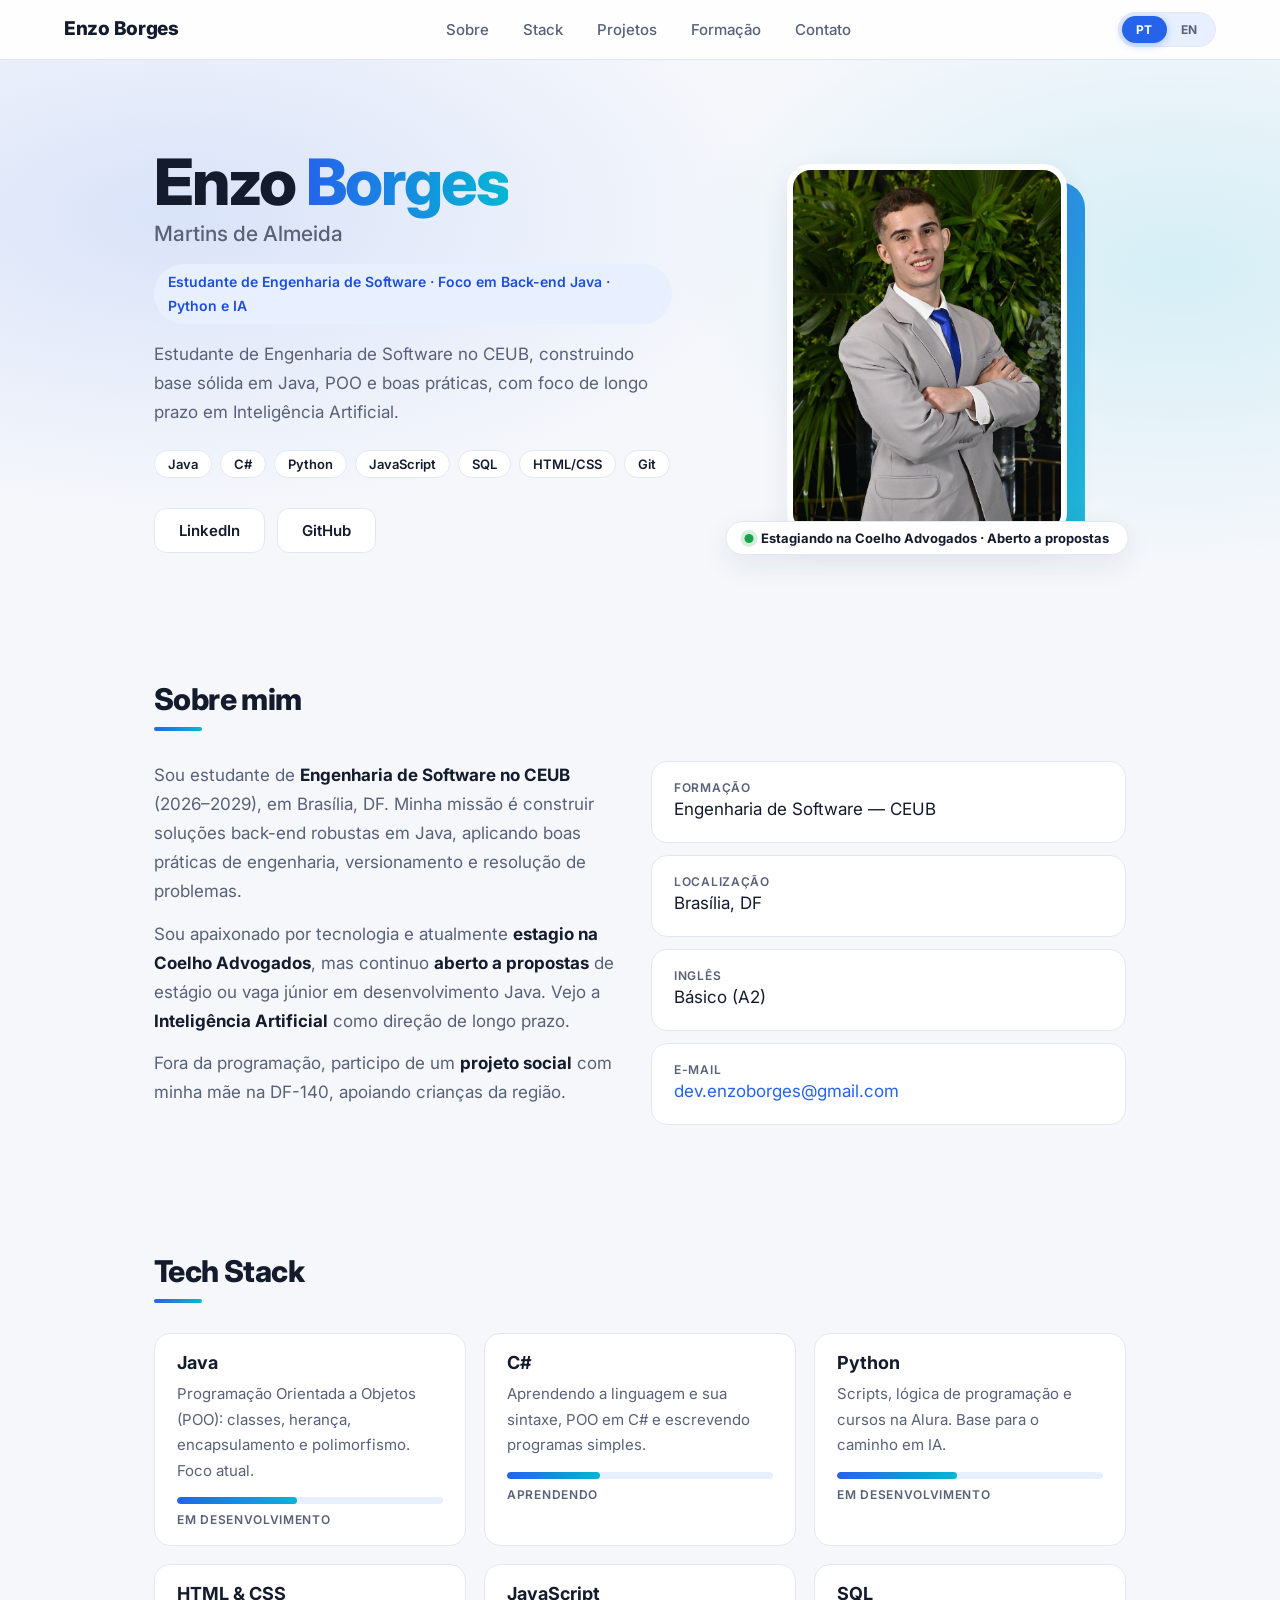
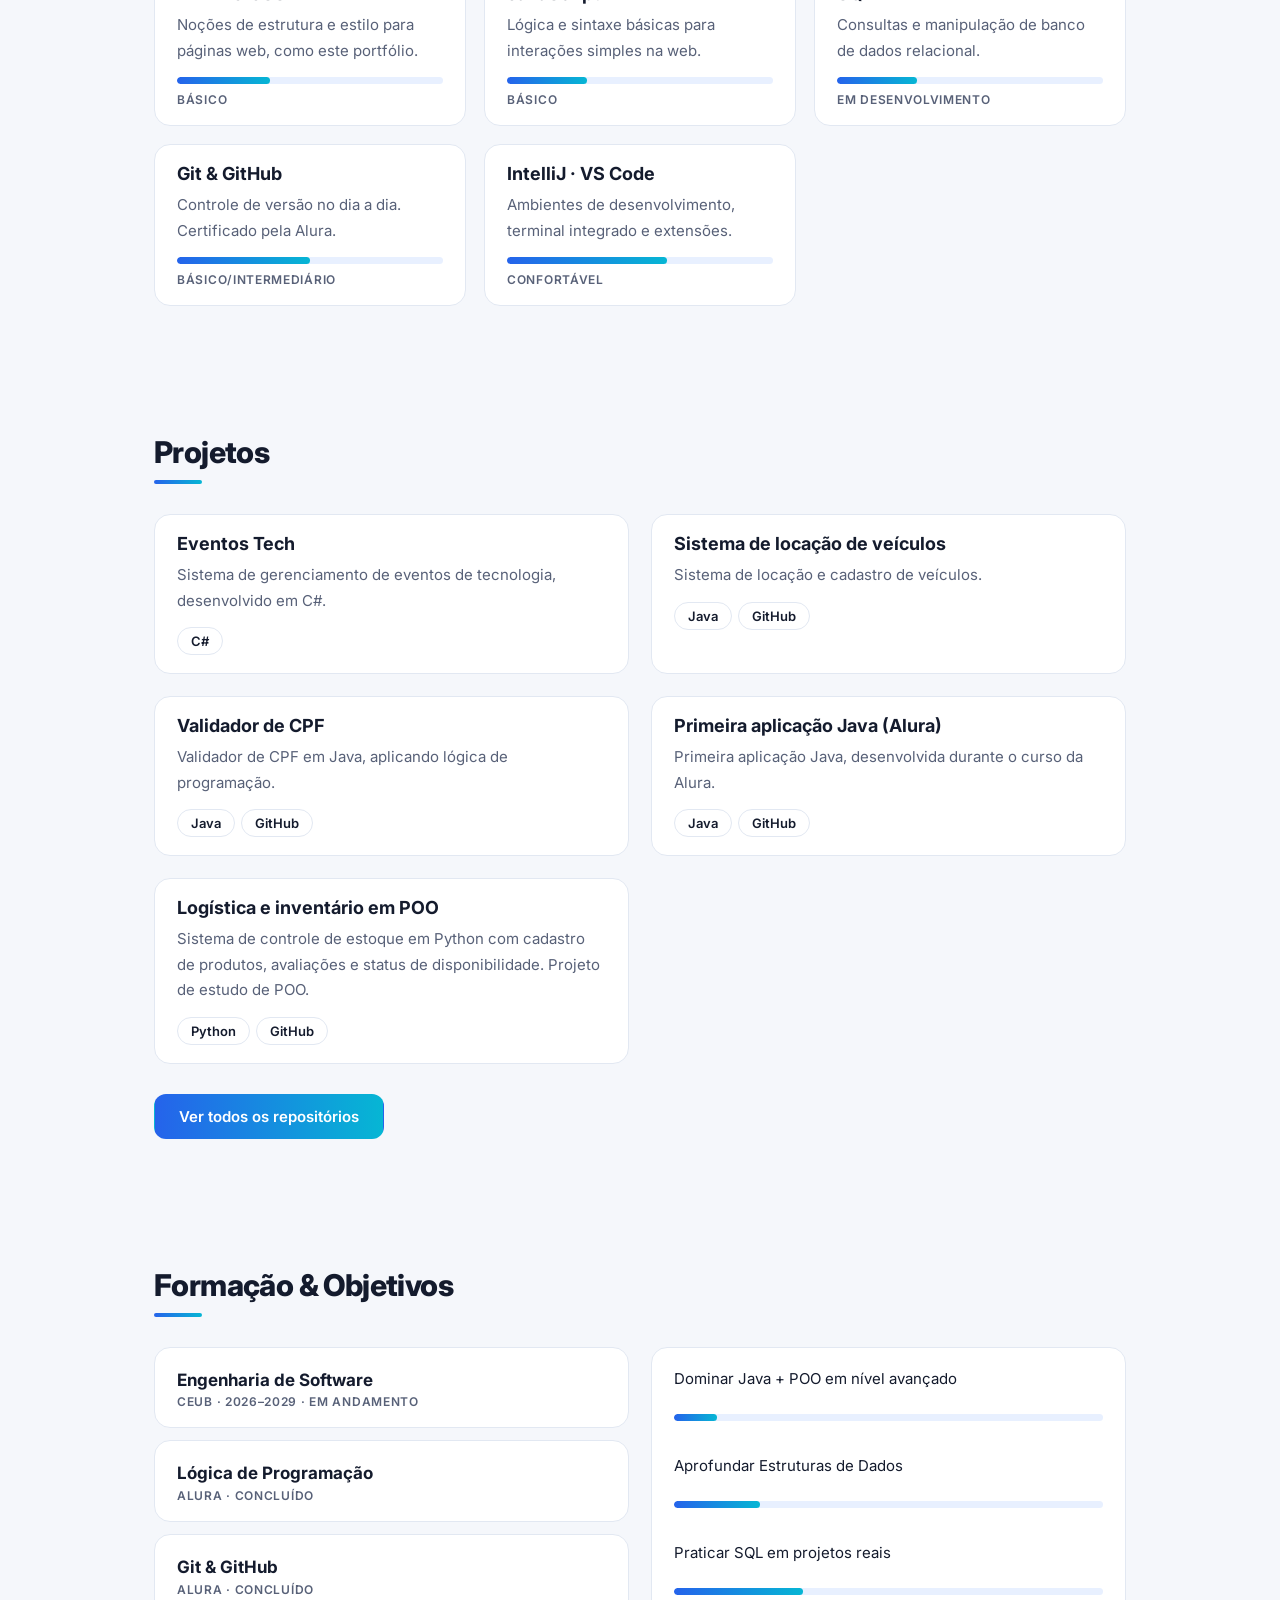
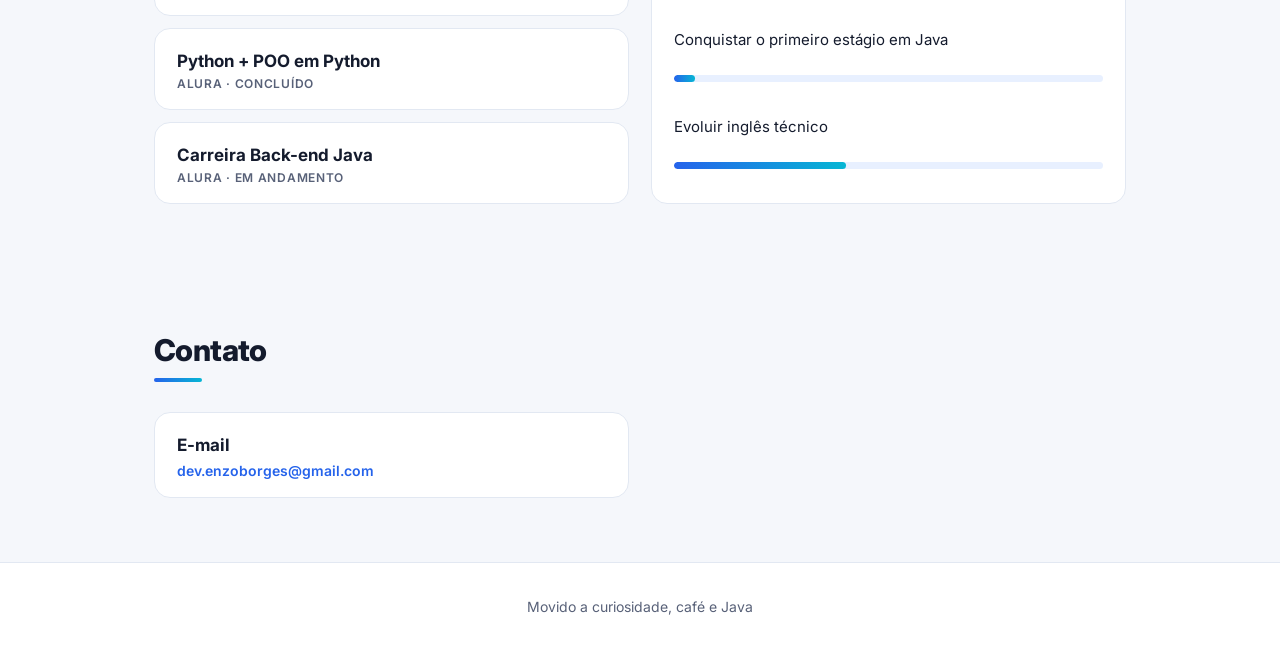
<file: index.html>
<!DOCTYPE html>
<html lang="pt-BR">
<head>
<meta charset="UTF-8"/>
<meta name="viewport" content="width=device-width, initial-scale=1.0"/>
<title>Enzo Borges — Portfólio</title>
<meta name="description" content="Estudante de Engenharia de Software · Java Back-end · Python e IA"/>
<link href="https://fonts.googleapis.com/css2?family=Inter:wght@400;500;600;700;800&display=swap" rel="stylesheet"/>
<link rel="stylesheet" href="style.css"/>
</head>
<body>
<nav>
  <span class="logo">Enzo Borges</span>
  <ul>
    <li><a href="#sobre" data-i18n="nav_about">Sobre</a></li>
    <li><a href="#stack" data-i18n="nav_stack">Stack</a></li>
    <li><a href="#projetos" data-i18n="nav_projects">Projetos</a></li>
    <li><a href="#formacao" data-i18n="nav_edu">Formação</a></li>
    <li><a href="#contato" data-i18n="nav_contact">Contato</a></li>
  </ul>
  <button id="langBtn" class="lang" type="button" aria-label="Trocar idioma / Switch language">
    <span data-lang="pt" class="on">PT</span><span data-lang="en">EN</span>
  </button>
</nav>

<header class="hero">
  <div class="hero-text">
    <h1>Enzo <span>Borges</span></h1>
    <p class="sub">Martins de Almeida</p>
    <p class="role" data-i18n="role">Estudante de Engenharia de Software · Foco em Back-end Java · Python e IA </p>
    <p class="desc" data-i18n="hero_desc">Estudante de Engenharia de Software no CEUB, construindo base sólida em Java, POO e boas práticas, com foco de longo prazo em Inteligência Artificial.</p>
    <div class="chips">
      <span>Java</span><span>C#</span><span>Python</span><span>JavaScript</span><span>SQL</span><span>HTML/CSS</span><span>Git</span>
    </div>
    <div class="btns">
    
      <a class="btn" href="https://www.linkedin.com/in/enzo-borges-martins-de-almeida-7a54973b6/" target="_blank" rel="noopener">LinkedIn</a>
      <a class="btn" href="https://github.com/devenzoborges" target="_blank" rel="noopener">GitHub</a>
    </div>
  </div>
  <div class="photo">
    <div class="frame"><img src="img/fotominha.jpeg" alt="Enzo Borges"/></div>
    <span class="status"><i></i><b data-i18n="status">Estagiando na Coelho Advogados · Aberto a propostas</b></span>
  </div>
</header>

<main>
<section id="sobre">
  <h2 data-i18n="about_title">Sobre mim</h2>
  <div class="grid2">
    <div class="text">
      <p data-i18n="about_1">Sou estudante de <strong>Engenharia de Software no CEUB</strong> (2026–2029), em Brasília, DF. Minha missão é construir soluções back-end robustas em Java, aplicando boas práticas de engenharia, versionamento e resolução de problemas.</p>
      <p data-i18n="about_2">Sou apaixonado por tecnologia e atualmente <strong>estagio na Coelho Advogados</strong>, mas continuo <strong>aberto a propostas</strong> de estágio ou vaga júnior em desenvolvimento Java. Vejo a <strong>Inteligência Artificial</strong> como direção de longo prazo.</p>
      <p data-i18n="about_3">Fora da programação, participo de um <strong>projeto social</strong> com minha mãe na DF-140, apoiando crianças da região.</p>
    </div>
    <ul class="info">
      <li><small data-i18n="l_edu">Formação</small>Engenharia de Software — CEUB</li>
      <li><small data-i18n="l_loc">Localização</small>Brasília, DF</li>
      <li><small data-i18n="l_eng">Inglês</small><span data-i18n="eng">Básico (A2)</span></li>
      <li><small>E-mail</small><a href="mailto:dev.enzoborges@gmail.com">dev.enzoborges@gmail.com</a></li>
    </ul>
  </div>
</section>

<section id="stack">
  <h2 data-i18n="stack_title">Tech Stack</h2>
  <div class="skills">
    <div class="sk"><h3>Java</h3><p data-i18n="sk_java">Programação Orientada a Objetos (POO): classes, herança, encapsulamento e polimorfismo. Foco atual.</p><div class="bar"><i style="--w:45%"></i></div><small data-i18n="lv_dev">em desenvolvimento</small></div>
    <div class="sk"><h3>C#</h3><p data-i18n="sk_cs">Aprendendo a linguagem e sua sintaxe, POO em C# e escrevendo programas simples.</p><div class="bar"><i style="--w:35%"></i></div><small data-i18n="lv_learn">aprendendo</small></div>
    <div class="sk"><h3>Python</h3><p data-i18n="sk_py">Scripts, lógica de programação e cursos na Alura. Base para o caminho em IA.</p><div class="bar"><i style="--w:45%"></i></div><small data-i18n="lv_dev">em desenvolvimento</small></div>
    <div class="sk"><h3>HTML &amp; CSS</h3><p data-i18n="sk_web">Noções de estrutura e estilo para páginas web, como este portfólio.</p><div class="bar"><i style="--w:35%"></i></div><small data-i18n="lv_basic">básico</small></div>
    <div class="sk"><h3>JavaScript</h3><p data-i18n="sk_js">Lógica e sintaxe básicas para interações simples na web.</p><div class="bar"><i style="--w:30%"></i></div><small data-i18n="lv_basic">básico</small></div>
    <div class="sk"><h3>SQL</h3><p data-i18n="sk_sql">Consultas e manipulação de banco de dados relacional.</p><div class="bar"><i style="--w:30%"></i></div><small data-i18n="lv_dev">em desenvolvimento</small></div>
    <div class="sk"><h3>Git &amp; GitHub</h3><p data-i18n="sk_git">Controle de versão no dia a dia. Certificado pela Alura.</p><div class="bar"><i style="--w:50%"></i></div><small data-i18n="lv_mid">básico/intermediário</small></div>
    <div class="sk"><h3>IntelliJ · VS Code</h3><p data-i18n="sk_ide">Ambientes de desenvolvimento, terminal integrado e extensões.</p><div class="bar"><i style="--w:60%"></i></div><small data-i18n="lv_comf">confortável</small></div>
  </div>
</section>

<section id="projetos">
  <h2 data-i18n="proj_title">Projetos</h2>
  <div class="grid2">
    <article class="card"><h3>Eventos Tech</h3><p data-i18n="r6_d">Sistema de gerenciamento de eventos de tecnologia, desenvolvido em C#.</p><div class="tags"><span>C#</span></div></article>
    <article class="card"><h3><a href="https://github.com/devenzoborges/sistemadelocacaodeveiculos" target="_blank" rel="noopener" data-i18n="r1_t">Sistema de locação de veículos</a></h3><p data-i18n="r1_d">Sistema de locação e cadastro de veículos.</p><div class="tags"><span>Java</span><span>GitHub</span></div></article>
    <article class="card"><h3><a href="https://github.com/devenzoborges/validadordecpf" target="_blank" rel="noopener" data-i18n="r3_t">Validador de CPF</a></h3><p data-i18n="r3_d">Validador de CPF em Java, aplicando lógica de programação.</p><div class="tags"><span>Java</span><span>GitHub</span></div></article>
    <article class="card"><h3><a href="https://github.com/devenzoborges/primeiraaplicacaojavacomaalura" target="_blank" rel="noopener" data-i18n="r4_t">Primeira aplicação Java (Alura)</a></h3><p data-i18n="r4_d">Primeira aplicação Java, desenvolvida durante o curso da Alura.</p><div class="tags"><span>Java</span><span>GitHub</span></div></article>
    <article class="card"><h3><a href="https://github.com/devenzoborges/sistemadelogisticaeinventarioemPOO" target="_blank" rel="noopener" data-i18n="r5_t">Logística e inventário em POO</a></h3><p data-i18n="r5_d">Sistema de controle de estoque em Python com cadastro de produtos, avaliações e status de disponibilidade. Projeto de estudo de POO.</p><div class="tags"><span>Python</span><span>GitHub</span></div></article>
  </div>
  <a class="btn main" href="https://github.com/devenzoborges?tab=repositories" target="_blank" rel="noopener" data-i18n="repos">Ver todos os repositórios</a>
</section>

<section id="formacao">
  <h2 data-i18n="edu_title">Formação &amp; Objetivos</h2>
  <div class="grid2">
    <ul class="cert">
      <li><b data-i18n="c1">Engenharia de Software</b><small>CEUB · 2026–2029 · <span data-i18n="ongoing">em andamento</span></small></li>
      <li><b data-i18n="c2">Lógica de Programação</b><small>Alura · <span data-i18n="done">concluído</span></small></li>
      <li><b>Git &amp; GitHub</b><small>Alura · <span data-i18n="done">concluído</span></small></li>
      <li><b>Python + POO em Python</b><small>Alura · <span data-i18n="done">concluído</span></small></li>
      <li><b data-i18n="c5">Carreira Back-end Java</b><small>Alura · <span data-i18n="ongoing">em andamento</span></small></li>
    </ul>
    <div class="goals">
      <p class="goal"><span data-i18n="g1">Dominar Java + POO em nível avançado</span><span class="bar"><i style="--w:10%"></i></span></p>
      <p class="goal"><span data-i18n="g2">Aprofundar Estruturas de Dados</span><span class="bar"><i style="--w:20%"></i></span></p>
      <p class="goal"><span data-i18n="g3">Praticar SQL em projetos reais</span><span class="bar"><i style="--w:30%"></i></span></p>
      <p class="goal"><span data-i18n="g4">Conquistar o primeiro estágio em Java</span><span class="bar"><i style="--w:5%"></i></span></p>
      <p class="goal"><span data-i18n="g5">Evoluir inglês técnico</span><span class="bar"><i style="--w:40%"></i></span></p>
    </div>
  </div>
</section>

<section id="contato">
  <h2 data-i18n="contact_title">Contato</h2>
  <div class="grid2 links">
    <a href="mailto:dev.enzoborges@gmail.com">E-mail<span>dev.enzoborges@gmail.com</span></a>
  </div>
</section>
</main>

<footer>
  <p data-i18n="foot">Movido a curiosidade, café e Java</p>
</footer>

<script src="node.js"></script>
</body>
</html>
</file>
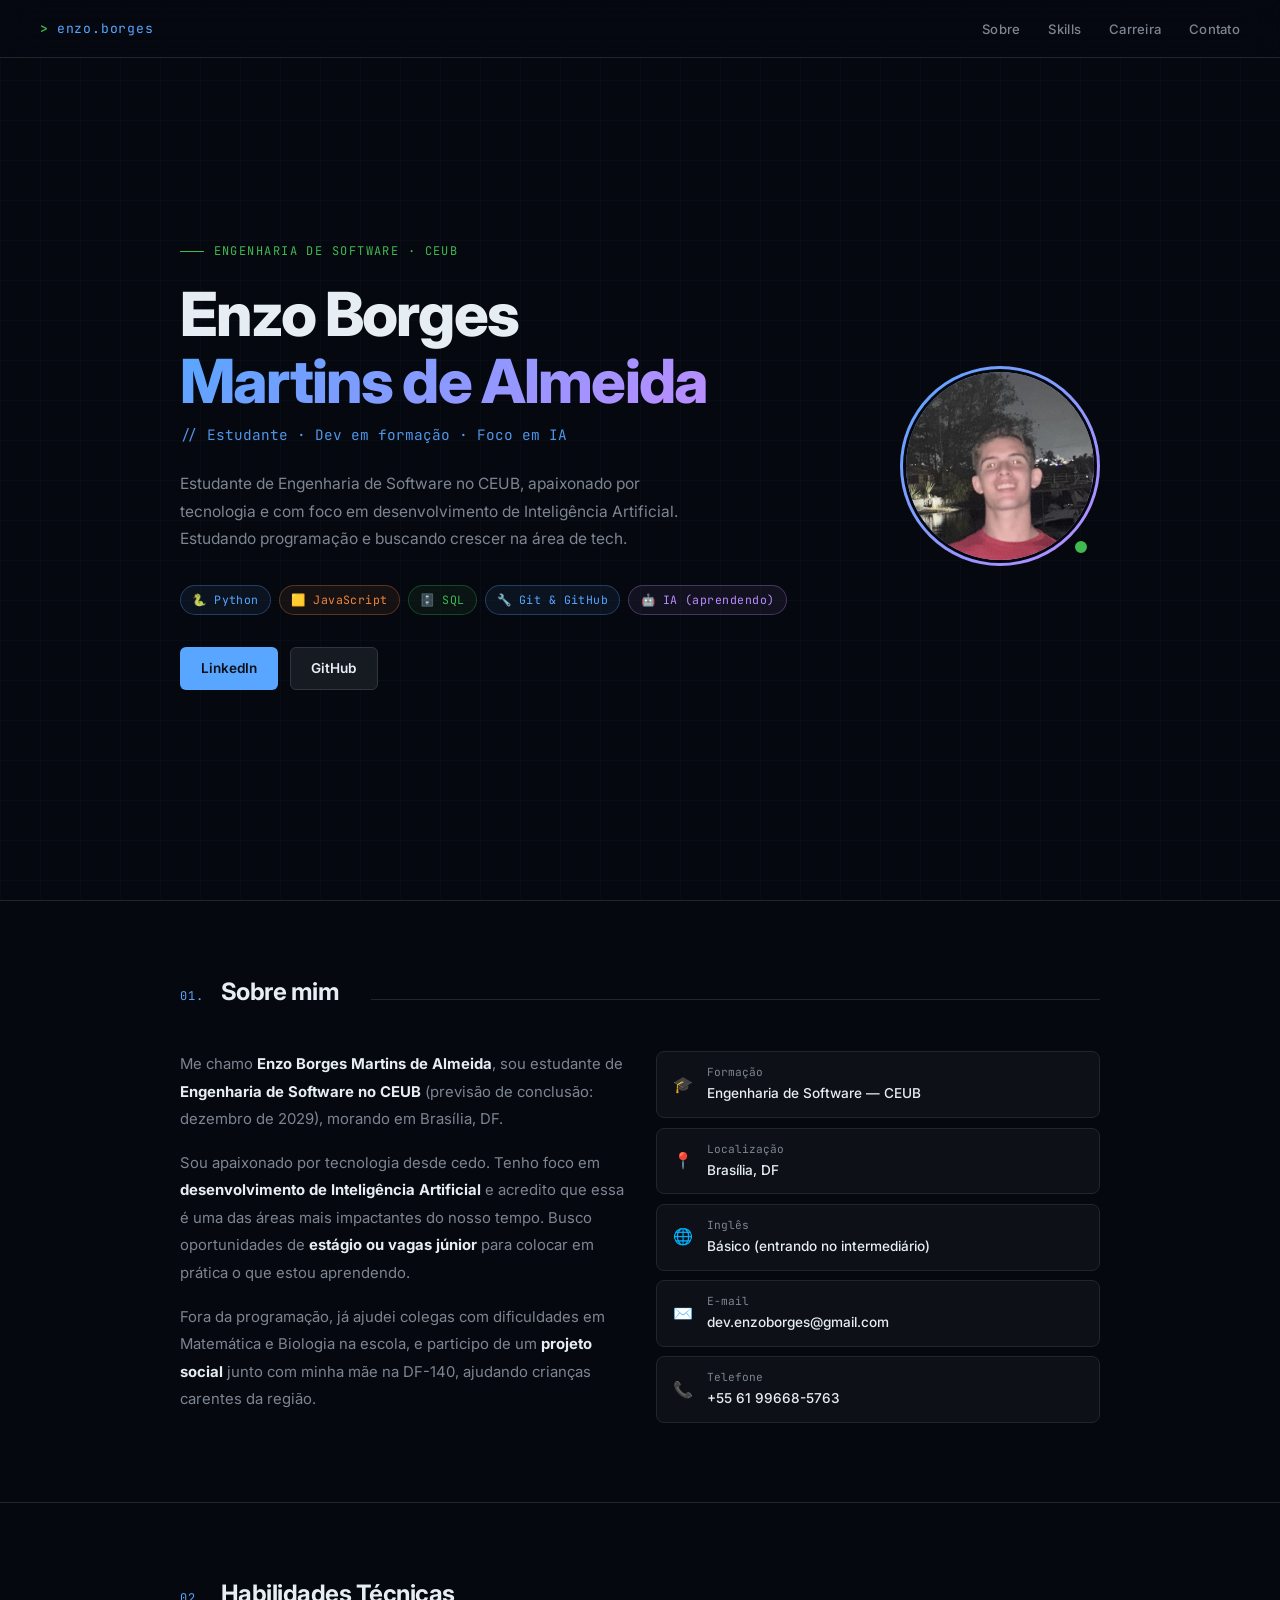
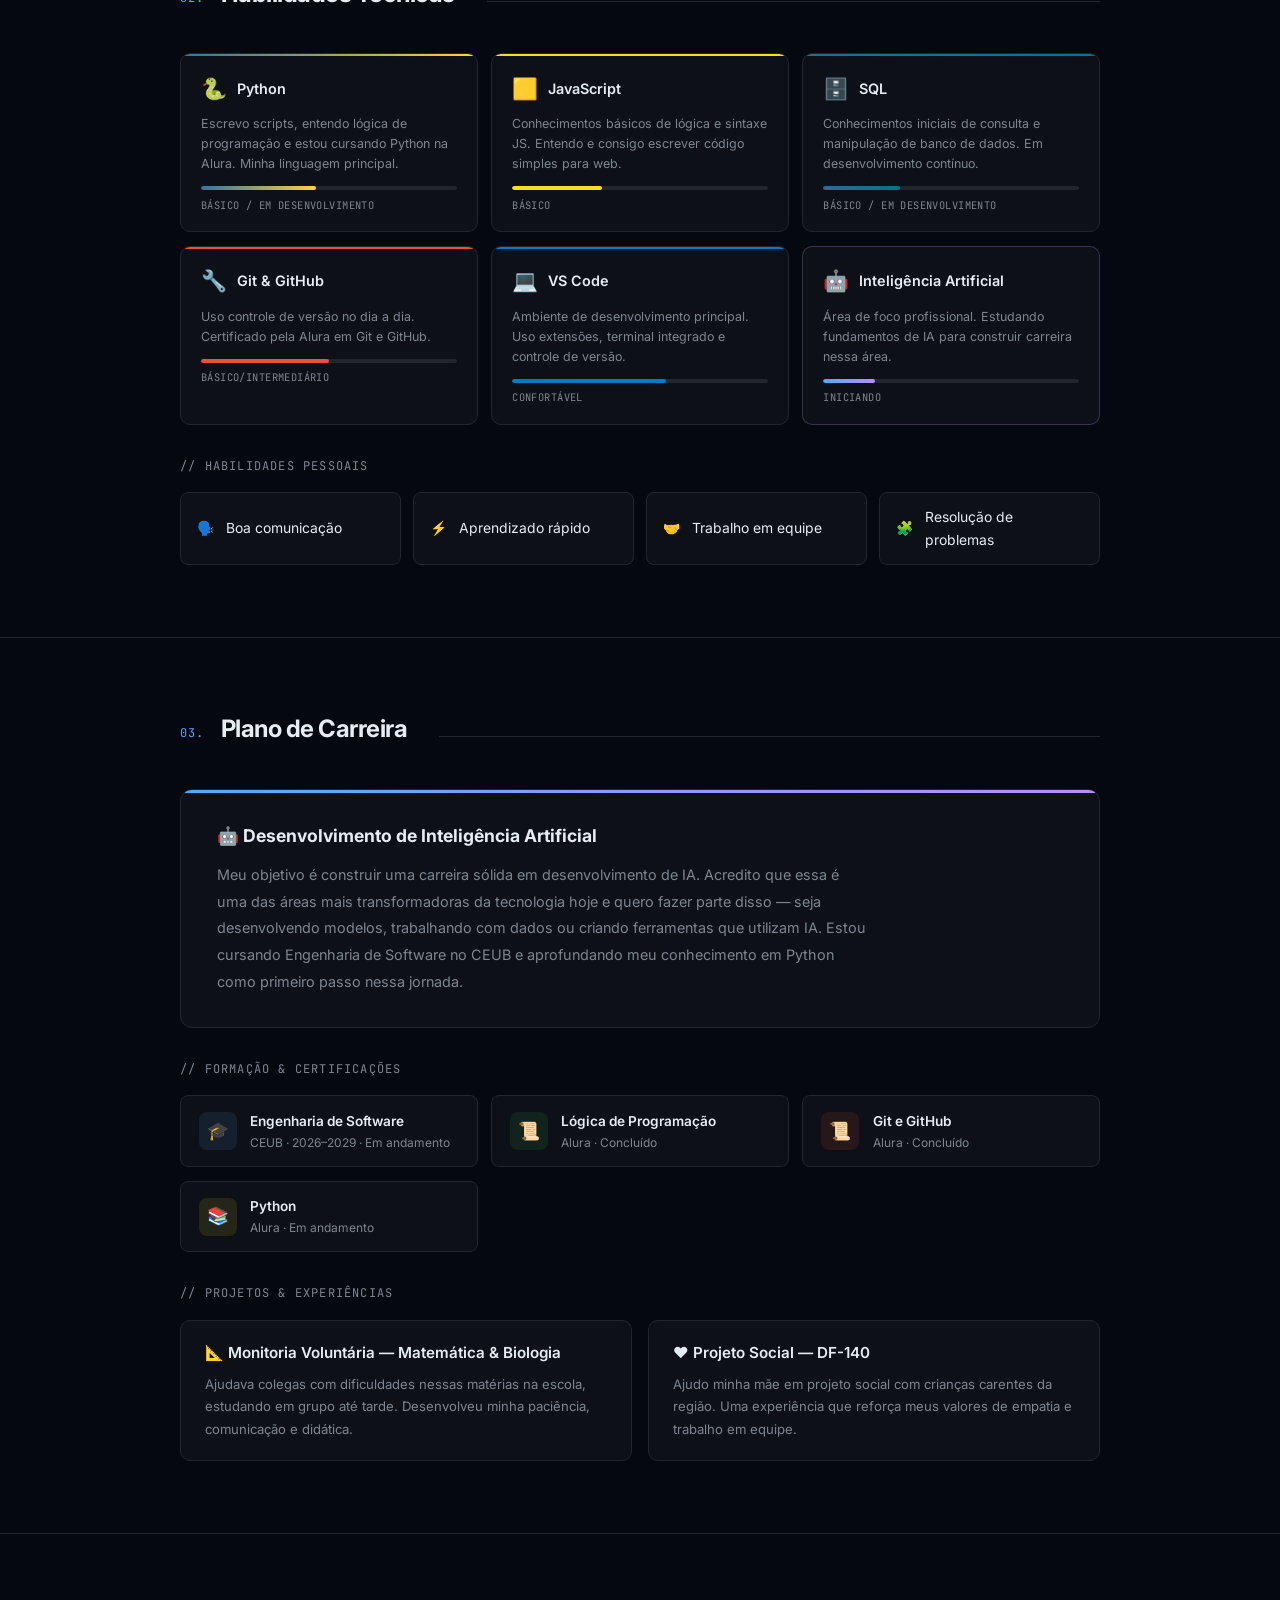
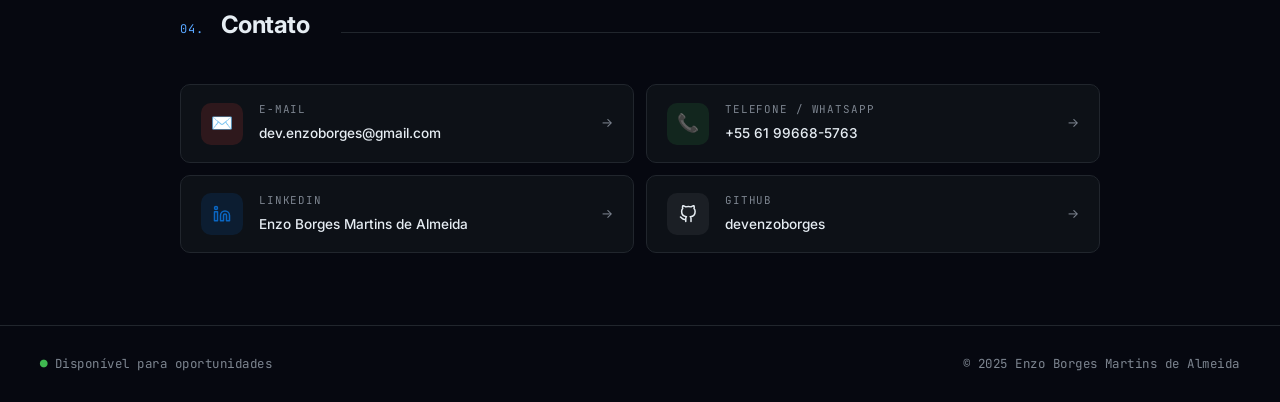
<file: index (1).html>
<!DOCTYPE html>
<html lang="pt-BR">
<head>
  <meta charset="UTF-8"/>
  <meta name="viewport" content="width=device-width, initial-scale=1.0"/>
  <title>Enzo Borges — Portfólio</title>
  <link href="https://fonts.googleapis.com/css2?family=Inter:wght@300;400;500;600;700;800&family=JetBrains+Mono:wght@400;500;600&display=swap" rel="stylesheet"/>
  <style>
    *, *::before, *::after { box-sizing: border-box; margin: 0; padding: 0; }

    :root {
      --bg: #060810;
      --surface: #0d1117;
      --surface2: #161b22;
      --border: #21262d;
      --border2: #30363d;
      --text: #e6edf3;
      --muted: #7d8590;
      --muted2: #484f58;
      --accent: #58a6ff;
      --accent2: #bc8cff;
      --green: #3fb950;
      --orange: #f0883e;
      --red: #f85149;
    }

    html { scroll-behavior: smooth; }

    body {
      background: var(--bg);
      color: var(--text);
      font-family: 'Inter', sans-serif;
      min-height: 100vh;
      line-height: 1.6;
      overflow-x: hidden;
    }

    /* ── GRID BG ── */
    body::before {
      content: '';
      position: fixed;
      inset: 0;
      background-image:
        linear-gradient(rgba(88,166,255,0.03) 1px, transparent 1px),
        linear-gradient(90deg, rgba(88,166,255,0.03) 1px, transparent 1px);
      background-size: 40px 40px;
      pointer-events: none;
      z-index: 0;
    }

    /* ── NAV ── */
    nav {
      position: fixed;
      top: 0; left: 0; right: 0;
      z-index: 200;
      background: rgba(6,8,16,0.88);
      backdrop-filter: blur(16px);
      border-bottom: 1px solid var(--border);
      height: 58px;
      display: flex;
      align-items: center;
      justify-content: space-between;
      padding: 0 2.5rem;
    }
    .nav-logo {
      font-family: 'JetBrains Mono', monospace;
      font-size: 0.82rem;
      color: var(--accent);
      letter-spacing: 0.06em;
      display: flex;
      align-items: center;
      gap: 0.5rem;
    }
    .nav-logo::before {
      content: '>';
      color: var(--green);
      font-weight: 600;
    }
    .nav-links { display: flex; gap: 1.75rem; list-style: none; }
    .nav-links a {
      color: var(--muted);
      text-decoration: none;
      font-size: 0.82rem;
      font-weight: 500;
      letter-spacing: 0.02em;
      transition: color 0.2s;
    }
    .nav-links a:hover { color: var(--text); }

    /* ── HERO ── */
    .hero {
      position: relative;
      z-index: 1;
      min-height: 100vh;
      display: flex;
      align-items: center;
      padding: 6rem 2.5rem 4rem;
      max-width: 1000px;
      margin: 0 auto;
    }
    .hero-inner {
      display: grid;
      grid-template-columns: 1fr auto;
      gap: 4rem;
      align-items: center;
      width: 100%;
    }
    .hero-tag {
      font-family: 'JetBrains Mono', monospace;
      font-size: 0.75rem;
      color: var(--green);
      letter-spacing: 0.12em;
      text-transform: uppercase;
      margin-bottom: 1.25rem;
      display: flex;
      align-items: center;
      gap: 0.6rem;
    }
    .hero-tag::before {
      content: '';
      width: 24px; height: 1px;
      background: var(--green);
      display: inline-block;
    }
    .hero h1 {
      font-size: clamp(2.2rem, 5vw, 3.8rem);
      font-weight: 800;
      line-height: 1.1;
      letter-spacing: -0.03em;
      margin-bottom: 0.5rem;
    }
    .hero h1 .first { color: var(--text); }
    .hero h1 .last {
      background: linear-gradient(135deg, var(--accent), var(--accent2));
      -webkit-background-clip: text;
      -webkit-text-fill-color: transparent;
      background-clip: text;
    }
    .hero-role {
      font-family: 'JetBrains Mono', monospace;
      font-size: 0.9rem;
      color: var(--accent);
      margin-bottom: 1.5rem;
      opacity: 0.9;
    }
    .hero-desc {
      font-size: 0.97rem;
      color: var(--muted);
      max-width: 500px;
      margin-bottom: 2rem;
      line-height: 1.8;
    }
    .hero-badges {
      display: flex;
      flex-wrap: wrap;
      gap: 0.5rem;
      margin-bottom: 2rem;
    }
    .badge {
      display: inline-flex;
      align-items: center;
      gap: 0.35rem;
      font-family: 'JetBrains Mono', monospace;
      font-size: 0.72rem;
      padding: 0.3rem 0.7rem;
      border-radius: 20px;
      border: 1px solid;
      letter-spacing: 0.04em;
    }
    .badge-blue { border-color: rgba(88,166,255,0.3); color: var(--accent); background: rgba(88,166,255,0.07); }
    .badge-purple { border-color: rgba(188,140,255,0.3); color: var(--accent2); background: rgba(188,140,255,0.07); }
    .badge-green { border-color: rgba(63,185,80,0.3); color: var(--green); background: rgba(63,185,80,0.07); }
    .badge-orange { border-color: rgba(240,136,62,0.3); color: var(--orange); background: rgba(240,136,62,0.07); }

    .hero-buttons { display: flex; gap: 0.75rem; flex-wrap: wrap; }
    .btn {
      display: inline-flex;
      align-items: center;
      gap: 0.5rem;
      padding: 0.6rem 1.3rem;
      border-radius: 6px;
      font-size: 0.85rem;
      font-weight: 600;
      text-decoration: none;
      transition: all 0.2s;
      cursor: pointer;
      border: none;
    }
    .btn-primary { background: var(--accent); color: #0d1117; }
    .btn-primary:hover { background: #79b8ff; transform: translateY(-1px); }
    .btn-ghost { background: var(--surface2); color: var(--text); border: 1px solid var(--border2); }
    .btn-ghost:hover { border-color: var(--muted); background: #1c2128; transform: translateY(-1px); }
    .btn-cv { background: transparent; color: var(--green); border: 1px solid rgba(63,185,80,0.4); }
    .btn-cv:hover { background: rgba(63,185,80,0.08); transform: translateY(-1px); }

    /* ── PHOTO ── */
    .hero-photo-wrap {
      position: relative;
      flex-shrink: 0;
    }
    .hero-photo-frame {
      width: 200px;
      height: 200px;
      border-radius: 50%;
      padding: 3px;
      background: linear-gradient(135deg, var(--accent), var(--accent2));
    }
    .hero-photo-inner {
      width: 100%;
      height: 100%;
      border-radius: 50%;
      overflow: hidden;
      border: 3px solid var(--bg);
    }
    .hero-photo-inner img {
      width: 100%;
      height: 100%;
      object-fit: cover;
      object-position: center top;
    }
    .status-dot {
      position: absolute;
      bottom: 10px; right: 10px;
      width: 18px; height: 18px;
      background: var(--green);
      border-radius: 50%;
      border: 3px solid var(--bg);
      animation: pulse 2s infinite;
    }
    @keyframes pulse {
      0%, 100% { box-shadow: 0 0 0 0 rgba(63,185,80,0.4); }
      50% { box-shadow: 0 0 0 6px rgba(63,185,80,0); }
    }

    /* ── SECTIONS ── */
    .section-wrap {
      position: relative;
      z-index: 1;
    }
    section {
      padding: 4.5rem 2.5rem;
      max-width: 1000px;
      margin: 0 auto;
    }
    .section-header {
      display: flex;
      align-items: baseline;
      gap: 1rem;
      margin-bottom: 2.5rem;
    }
    .section-num {
      font-family: 'JetBrains Mono', monospace;
      font-size: 0.75rem;
      color: var(--accent);
      letter-spacing: 0.1em;
    }
    .section-title {
      font-size: 1.5rem;
      font-weight: 700;
      letter-spacing: -0.02em;
    }
    .section-line {
      flex: 1;
      height: 1px;
      background: var(--border);
      margin-left: 1rem;
    }
    .divider { border: none; border-top: 1px solid var(--border); }

    /* ── ABOUT ── */
    .about-grid {
      display: grid;
      grid-template-columns: 1fr 1fr;
      gap: 2rem;
    }
    .about-text p {
      color: var(--muted);
      font-size: 0.93rem;
      line-height: 1.85;
      margin-bottom: 1rem;
    }
    .about-text p strong { color: var(--text); }
    .info-cards { display: flex; flex-direction: column; gap: 0.6rem; }
    .info-card {
      display: flex;
      align-items: center;
      gap: 0.85rem;
      padding: 0.75rem 1rem;
      background: var(--surface);
      border: 1px solid var(--border);
      border-radius: 8px;
      font-size: 0.87rem;
      text-decoration: none;
      color: var(--text);
      transition: all 0.2s;
    }
    .info-card:hover { border-color: var(--border2); background: var(--surface2); }
    .info-card-icon { font-size: 1rem; flex-shrink: 0; width: 20px; text-align: center; }
    .info-card-label { font-size: 0.7rem; color: var(--muted); font-family: 'JetBrains Mono', monospace; display: block; }
    .info-card-val { font-weight: 500; font-size: 0.85rem; }

    /* ── SKILLS ── */
    .skills-grid {
      display: grid;
      grid-template-columns: repeat(auto-fill, minmax(220px, 1fr));
      gap: 0.85rem;
    }
    .skill-card {
      background: var(--surface);
      border: 1px solid var(--border);
      border-radius: 10px;
      padding: 1.1rem 1.25rem;
      transition: all 0.2s;
      position: relative;
      overflow: hidden;
    }
    .skill-card:hover { border-color: var(--border2); transform: translateY(-2px); }
    .skill-card::before {
      content: '';
      position: absolute;
      top: 0; left: 0; right: 0;
      height: 2px;
    }
    .skill-card.py::before { background: linear-gradient(90deg, #3572a5, #ffd43b); }
    .skill-card.js::before { background: #f7df1e; }
    .skill-card.sql::before { background: linear-gradient(90deg, #336791, #00758f); }
    .skill-card.git::before { background: #f05032; }
    .skill-card.vsc::before { background: #007acc; }
    .skill-top { display: flex; align-items: center; gap: 0.6rem; margin-bottom: 0.6rem; }
    .skill-emoji { font-size: 1.3rem; }
    .skill-name { font-weight: 600; font-size: 0.9rem; }
    .skill-desc { font-size: 0.78rem; color: var(--muted); line-height: 1.6; margin-bottom: 0.75rem; }
    .skill-bar-wrap { height: 4px; background: var(--border); border-radius: 2px; overflow: hidden; }
    .skill-bar { height: 100%; border-radius: 2px; }
    .skill-level-label {
      font-family: 'JetBrains Mono', monospace;
      font-size: 0.65rem;
      color: var(--muted);
      margin-top: 0.4rem;
      letter-spacing: 0.04em;
      text-transform: uppercase;
    }

    /* ── CAREER ── */
    .career-card {
      background: var(--surface);
      border: 1px solid var(--border);
      border-radius: 12px;
      padding: 2rem 2.25rem;
      position: relative;
      overflow: hidden;
    }
    .career-card::before {
      content: '';
      position: absolute;
      top: 0; left: 0;
      width: 100%; height: 3px;
      background: linear-gradient(90deg, var(--accent), var(--accent2));
    }
    .career-card h3 {
      font-size: 1.1rem;
      font-weight: 700;
      margin-bottom: 0.75rem;
      color: var(--text);
    }
    .career-card p {
      color: var(--muted);
      font-size: 0.9rem;
      line-height: 1.85;
      max-width: 650px;
    }

    /* ── CERTS ── */
    .certs-grid { display: grid; grid-template-columns: repeat(auto-fill, minmax(240px, 1fr)); gap: 0.85rem; }
    .cert-card {
      display: flex;
      align-items: center;
      gap: 0.85rem;
      padding: 0.9rem 1.1rem;
      background: var(--surface);
      border: 1px solid var(--border);
      border-radius: 8px;
      transition: all 0.2s;
    }
    .cert-card:hover { border-color: var(--border2); }
    .cert-icon {
      width: 38px; height: 38px;
      border-radius: 8px;
      display: flex; align-items: center; justify-content: center;
      font-size: 1.1rem;
      flex-shrink: 0;
    }
    .cert-title { font-size: 0.85rem; font-weight: 600; }
    .cert-sub { font-size: 0.75rem; color: var(--muted); }

    /* ── SOFT SKILLS ── */
    .soft-grid { display: grid; grid-template-columns: repeat(auto-fill, minmax(200px, 1fr)); gap: 0.75rem; }
    .soft-card {
      display: flex;
      align-items: center;
      gap: 0.75rem;
      padding: 0.85rem 1rem;
      background: var(--surface);
      border: 1px solid var(--border);
      border-radius: 8px;
      font-size: 0.87rem;
      transition: border-color 0.2s;
    }
    .soft-card:hover { border-color: var(--border2); }

    /* ── PROJECTS ── */
    .projects-grid { display: grid; grid-template-columns: 1fr 1fr; gap: 1rem; }
    .project-card {
      background: var(--surface);
      border: 1px solid var(--border);
      border-radius: 10px;
      padding: 1.25rem 1.5rem;
      transition: all 0.2s;
    }
    .project-card:hover { border-color: var(--border2); transform: translateY(-2px); }
    .project-card h4 { font-size: 0.95rem; font-weight: 600; margin-bottom: 0.5rem; }
    .project-card p { font-size: 0.82rem; color: var(--muted); line-height: 1.7; }

    /* ── CONTACT ── */
    .contact-grid { display: grid; grid-template-columns: 1fr 1fr; gap: 0.75rem; }
    .contact-link {
      display: flex;
      align-items: center;
      gap: 1rem;
      padding: 1rem 1.25rem;
      background: var(--surface);
      border: 1px solid var(--border);
      border-radius: 10px;
      text-decoration: none;
      color: var(--text);
      transition: all 0.2s;
    }
    .contact-link:hover { border-color: var(--border2); transform: translateX(4px); background: var(--surface2); }
    .contact-icon {
      width: 42px; height: 42px;
      border-radius: 10px;
      display: flex; align-items: center; justify-content: center;
      font-size: 1.1rem;
      flex-shrink: 0;
    }
    .contact-label { font-size: 0.68rem; color: var(--muted); font-family: 'JetBrains Mono', monospace; text-transform: uppercase; letter-spacing: 0.08em; display: block; margin-bottom: 0.1rem; }
    .contact-value { font-weight: 500; font-size: 0.85rem; }
    .contact-arrow { color: var(--muted); margin-left: auto; font-size: 0.8rem; }

    /* ── FOOTER ── */
    footer {
      position: relative; z-index: 1;
      border-top: 1px solid var(--border);
      padding: 1.75rem 2.5rem;
      display: flex;
      align-items: center;
      justify-content: space-between;
      color: var(--muted);
      font-size: 0.78rem;
      font-family: 'JetBrains Mono', monospace;
    }
    footer span { letter-spacing: 0.04em; }
    .footer-dot { color: var(--green); }

    /* ── RESPONSIVE ── */
    @media (max-width: 700px) {
      nav { padding: 0 1.25rem; }
      .nav-links { gap: 1rem; }
      .hero { padding: 5rem 1.25rem 3rem; }
      .hero-inner { grid-template-columns: 1fr; text-align: center; }
      .hero-photo-wrap { order: -1; margin: 0 auto; }
      .hero-tag { justify-content: center; }
      .hero-desc { margin: 0 auto 2rem; }
      .hero-badges { justify-content: center; }
      .hero-buttons { justify-content: center; }
      section { padding: 3rem 1.25rem; }
      .about-grid, .contact-grid, .projects-grid { grid-template-columns: 1fr; }
      footer { flex-direction: column; gap: 0.5rem; text-align: center; }
    }
  </style>
</head>
<body>

<!-- NAV -->
<nav>
  <span class="nav-logo">enzo.borges</span>
  <ul class="nav-links">
    <li><a href="#sobre">Sobre</a></li>
    <li><a href="#skills">Skills</a></li>
    <li><a href="#carreira">Carreira</a></li>
    <li><a href="#contato">Contato</a></li>
  </ul>
</nav>

<!-- HERO -->
<div class="hero">
  <div class="hero-inner">
    <div>
      <p class="hero-tag">Engenharia de Software · CEUB</p>
      <h1>
        <span class="first">Enzo Borges<br/></span>
        <span class="last">Martins de Almeida</span>
      </h1>
      <p class="hero-role">// Estudante · Dev em formação · Foco em IA</p>
      <p class="hero-desc">
        Estudante de Engenharia de Software no CEUB, apaixonado por tecnologia e com foco em desenvolvimento de Inteligência Artificial. Estudando programação e buscando crescer na área de tech.
      </p>
      <div class="hero-badges">
        <span class="badge badge-blue">🐍 Python</span>
        <span class="badge badge-orange">🟨 JavaScript</span>
        <span class="badge badge-green">🗄️ SQL</span>
        <span class="badge badge-blue">🔧 Git &amp; GitHub</span>
        <span class="badge badge-purple">🤖 IA (aprendendo)</span>
      </div>
      <div class="hero-buttons">
        <a href="https://www.linkedin.com/in/enzo-borges-martins-de-almeida-7a54973b6" target="_blank" class="btn btn-primary">LinkedIn</a>
        <a href="https://github.com/devenzoborges" target="_blank" class="btn btn-ghost">GitHub</a>
      </div>
    </div>
    <div class="hero-photo-wrap">
      <div class="hero-photo-frame">
        <div class="hero-photo-inner">
          <img src="[data-uri]" alt="Enzo Borges" />
        </div>
      </div>
      <div class="status-dot" title="Disponível para oportunidades"></div>
    </div>
  </div>
</div>

<hr class="divider"/>

<!-- SOBRE -->
<div class="section-wrap">
<section id="sobre">
  <div class="section-header">
    <span class="section-num">01.</span>
    <h2 class="section-title">Sobre mim</h2>
    <div class="section-line"></div>
  </div>
  <div class="about-grid">
    <div class="about-text">
      <p>Me chamo <strong>Enzo Borges Martins de Almeida</strong>, sou estudante de <strong>Engenharia de Software no CEUB</strong> (previsão de conclusão: dezembro de 2029), morando em Brasília, DF.</p>
      <p>Sou apaixonado por tecnologia desde cedo. Tenho foco em <strong>desenvolvimento de Inteligência Artificial</strong> e acredito que essa é uma das áreas mais impactantes do nosso tempo. Busco oportunidades de <strong>estágio ou vagas júnior</strong> para colocar em prática o que estou aprendendo.</p>
      <p>Fora da programação, já ajudei colegas com dificuldades em Matemática e Biologia na escola, e participo de um <strong>projeto social</strong> junto com minha mãe na DF-140, ajudando crianças carentes da região.</p>
    </div>
    <div class="info-cards">
      <div class="info-card">
        <span class="info-card-icon">🎓</span>
        <div>
          <span class="info-card-label">Formação</span>
          <span class="info-card-val">Engenharia de Software — CEUB</span>
        </div>
      </div>
      <div class="info-card">
        <span class="info-card-icon">📍</span>
        <div>
          <span class="info-card-label">Localização</span>
          <span class="info-card-val">Brasília, DF</span>
        </div>
      </div>
      <div class="info-card">
        <span class="info-card-icon">🌐</span>
        <div>
          <span class="info-card-label">Inglês</span>
          <span class="info-card-val">Básico (entrando no intermediário)</span>
        </div>
      </div>
      <a href="mailto:dev.enzoborges@gmail.com" class="info-card">
        <span class="info-card-icon">✉️</span>
        <div>
          <span class="info-card-label">E-mail</span>
          <span class="info-card-val">dev.enzoborges@gmail.com</span>
        </div>
      </a>
      <a href="tel:+5561996685763" class="info-card">
        <span class="info-card-icon">📞</span>
        <div>
          <span class="info-card-label">Telefone</span>
          <span class="info-card-val">+55 61 99668-5763</span>
        </div>
      </a>
    </div>
  </div>
</section>

<hr class="divider"/>

<!-- SKILLS -->
<section id="skills">
  <div class="section-header">
    <span class="section-num">02.</span>
    <h2 class="section-title">Habilidades Técnicas</h2>
    <div class="section-line"></div>
  </div>
  <div class="skills-grid">

    <div class="skill-card py">
      <div class="skill-top">
        <span class="skill-emoji">🐍</span>
        <span class="skill-name">Python</span>
      </div>
      <p class="skill-desc">Escrevo scripts, entendo lógica de programação e estou cursando Python na Alura. Minha linguagem principal.</p>
      <div class="skill-bar-wrap">
        <div class="skill-bar" style="width:45%; background: linear-gradient(90deg,#3572a5,#ffd43b);"></div>
      </div>
      <p class="skill-level-label">básico / em desenvolvimento</p>
    </div>

    <div class="skill-card js">
      <div class="skill-top">
        <span class="skill-emoji">🟨</span>
        <span class="skill-name">JavaScript</span>
      </div>
      <p class="skill-desc">Conhecimentos básicos de lógica e sintaxe JS. Entendo e consigo escrever código simples para web.</p>
      <div class="skill-bar-wrap">
        <div class="skill-bar" style="width:35%; background:#f7df1e;"></div>
      </div>
      <p class="skill-level-label">básico</p>
    </div>

    <div class="skill-card sql">
      <div class="skill-top">
        <span class="skill-emoji">🗄️</span>
        <span class="skill-name">SQL</span>
      </div>
      <p class="skill-desc">Conhecimentos iniciais de consulta e manipulação de banco de dados. Em desenvolvimento contínuo.</p>
      <div class="skill-bar-wrap">
        <div class="skill-bar" style="width:30%; background: linear-gradient(90deg,#336791,#00758f);"></div>
      </div>
      <p class="skill-level-label">básico / em desenvolvimento</p>
    </div>

    <div class="skill-card git">
      <div class="skill-top">
        <span class="skill-emoji">🔧</span>
        <span class="skill-name">Git &amp; GitHub</span>
      </div>
      <p class="skill-desc">Uso controle de versão no dia a dia. Certificado pela Alura em Git e GitHub.</p>
      <div class="skill-bar-wrap">
        <div class="skill-bar" style="width:50%; background:#f05032;"></div>
      </div>
      <p class="skill-level-label">básico/intermediário</p>
    </div>

    <div class="skill-card vsc">
      <div class="skill-top">
        <span class="skill-emoji">💻</span>
        <span class="skill-name">VS Code</span>
      </div>
      <p class="skill-desc">Ambiente de desenvolvimento principal. Uso extensões, terminal integrado e controle de versão.</p>
      <div class="skill-bar-wrap">
        <div class="skill-bar" style="width:60%; background:#007acc;"></div>
      </div>
      <p class="skill-level-label">confortável</p>
    </div>

    <div class="skill-card" style="border-color: rgba(188,140,255,0.25);">
      <div class="skill-top">
        <span class="skill-emoji">🤖</span>
        <span class="skill-name">Inteligência Artificial</span>
      </div>
      <p class="skill-desc">Área de foco profissional. Estudando fundamentos de IA para construir carreira nessa área.</p>
      <div class="skill-bar-wrap">
        <div class="skill-bar" style="width:20%; background: linear-gradient(90deg, var(--accent), var(--accent2));"></div>
      </div>
      <p class="skill-level-label">iniciando</p>
    </div>

  </div>

  <!-- SOFT SKILLS -->
  <div style="margin-top:2rem;">
    <p style="font-family:'JetBrains Mono',monospace;font-size:0.75rem;color:var(--muted);letter-spacing:0.1em;text-transform:uppercase;margin-bottom:1rem;">// Habilidades Pessoais</p>
    <div class="soft-grid">
      <div class="soft-card"><span>🗣️</span> Boa comunicação</div>
      <div class="soft-card"><span>⚡</span> Aprendizado rápido</div>
      <div class="soft-card"><span>🤝</span> Trabalho em equipe</div>
      <div class="soft-card"><span>🧩</span> Resolução de problemas</div>
    </div>
  </div>
</section>

<hr class="divider"/>

<!-- CARREIRA -->
<section id="carreira">
  <div class="section-header">
    <span class="section-num">03.</span>
    <h2 class="section-title">Plano de Carreira</h2>
    <div class="section-line"></div>
  </div>
  <div class="career-card">
    <h3>🤖 Desenvolvimento de Inteligência Artificial</h3>
    <p>
      Meu objetivo é construir uma carreira sólida em desenvolvimento de IA. Acredito que essa é uma das áreas mais transformadoras da tecnologia hoje e quero fazer parte disso — seja desenvolvendo modelos, trabalhando com dados ou criando ferramentas que utilizam IA. Estou cursando Engenharia de Software no CEUB e aprofundando meu conhecimento em Python como primeiro passo nessa jornada.
    </p>
  </div>

  <!-- FORMAÇÃO E CERTS -->
  <div style="margin-top:2rem;">
    <p style="font-family:'JetBrains Mono',monospace;font-size:0.75rem;color:var(--muted);letter-spacing:0.1em;text-transform:uppercase;margin-bottom:1rem;">// Formação &amp; Certificações</p>
    <div class="certs-grid">
      <div class="cert-card">
        <div class="cert-icon" style="background:rgba(88,166,255,0.1);">🎓</div>
        <div>
          <p class="cert-title">Engenharia de Software</p>
          <p class="cert-sub">CEUB · 2026–2029 · Em andamento</p>
        </div>
      </div>
      <div class="cert-card">
        <div class="cert-icon" style="background:rgba(63,185,80,0.1);">📜</div>
        <div>
          <p class="cert-title">Lógica de Programação</p>
          <p class="cert-sub">Alura · Concluído</p>
        </div>
      </div>
      <div class="cert-card">
        <div class="cert-icon" style="background:rgba(240,80,50,0.1);">📜</div>
        <div>
          <p class="cert-title">Git e GitHub</p>
          <p class="cert-sub">Alura · Concluído</p>
        </div>
      </div>
      <div class="cert-card">
        <div class="cert-icon" style="background:rgba(247,223,30,0.1);">📚</div>
        <div>
          <p class="cert-title">Python</p>
          <p class="cert-sub">Alura · Em andamento</p>
        </div>
      </div>
    </div>
  </div>

  <!-- PROJETOS -->
  <div style="margin-top:2rem;">
    <p style="font-family:'JetBrains Mono',monospace;font-size:0.75rem;color:var(--muted);letter-spacing:0.1em;text-transform:uppercase;margin-bottom:1rem;">// Projetos &amp; Experiências</p>
    <div class="projects-grid">
      <div class="project-card">
        <h4>📐 Monitoria Voluntária — Matemática &amp; Biologia</h4>
        <p>Ajudava colegas com dificuldades nessas matérias na escola, estudando em grupo até tarde. Desenvolveu minha paciência, comunicação e didática.</p>
      </div>
      <div class="project-card">
        <h4>❤️ Projeto Social — DF-140</h4>
        <p>Ajudo minha mãe em projeto social com crianças carentes da região. Uma experiência que reforça meus valores de empatia e trabalho em equipe.</p>
      </div>
    </div>
  </div>
</section>


<hr class="divider"/>

<!-- CONTATO -->
<section id="contato">
  <div class="section-header">
    <span class="section-num">04.</span>
    <h2 class="section-title">Contato</h2>
    <div class="section-line"></div>
  </div>
  <div class="contact-grid">
    <a href="mailto:dev.enzoborges@gmail.com" class="contact-link">
      <div class="contact-icon" style="background:rgba(234,67,53,0.15);">✉️</div>
      <div>
        <span class="contact-label">E-mail</span>
        <span class="contact-value">dev.enzoborges@gmail.com</span>
      </div>
      <span class="contact-arrow">→</span>
    </a>
    <a href="tel:+5561996685763" class="contact-link">
      <div class="contact-icon" style="background:rgba(63,185,80,0.12);">📞</div>
      <div>
        <span class="contact-label">Telefone / WhatsApp</span>
        <span class="contact-value">+55 61 99668-5763</span>
      </div>
      <span class="contact-arrow">→</span>
    </a>
    <a href="https://www.linkedin.com/in/enzo-borges-martins-de-almeida-7a54973b6" target="_blank" class="contact-link">
      <div class="contact-icon" style="background:rgba(10,102,194,0.15);">
        <svg width="18" height="18" viewBox="0 0 24 24" fill="none" stroke="#0a66c2" stroke-width="2" stroke-linecap="round" stroke-linejoin="round"><path d="M16 8a6 6 0 0 1 6 6v7h-4v-7a2 2 0 0 0-2-2 2 2 0 0 0-2 2v7h-4v-7a6 6 0 0 1 6-6z"/><rect x="2" y="9" width="4" height="12"/><circle cx="4" cy="4" r="2"/></svg>
      </div>
      <div>
        <span class="contact-label">LinkedIn</span>
        <span class="contact-value">Enzo Borges Martins de Almeida</span>
      </div>
      <span class="contact-arrow">→</span>
    </a>
    <a href="https://github.com/devenzoborges" target="_blank" class="contact-link">
      <div class="contact-icon" style="background:rgba(255,255,255,0.06);">
        <svg width="18" height="18" viewBox="0 0 24 24" fill="none" stroke="#e6edf3" stroke-width="2" stroke-linecap="round" stroke-linejoin="round"><path d="M9 19c-5 1.5-5-2.5-7-3m14 6v-3.87a3.37 3.37 0 0 0-.94-2.61c3.14-.35 6.44-1.54 6.44-7A5.44 5.44 0 0 0 20 4.77 5.07 5.07 0 0 0 19.91 1S18.73.65 16 2.48a13.38 13.38 0 0 0-7 0C6.27.65 5.09 1 5.09 1A5.07 5.07 0 0 0 5 4.77a5.44 5.44 0 0 0-1.5 3.78c0 5.42 3.3 6.61 6.44 7A3.37 3.37 0 0 0 9 18.13V22"/></svg>
      </div>
      <div>
        <span class="contact-label">GitHub</span>
        <span class="contact-value">devenzoborges</span>
      </div>
      <span class="contact-arrow">→</span>
    </a>
  </div>
</section>
</div>

<footer>
  <span><span class="footer-dot">●</span> Disponível para oportunidades</span>
  <span>© 2025 Enzo Borges Martins de Almeida</span>
</footer>

</body>
</html>
</file>
<file: style.css>
:root{--bg:#f5f7fb;--card:#fff;--line:#e2e8f2;--txt:#141b2d;--mut:#586178;--acc:#2563eb;--acc2:#06b6d4;--acc-d:#1d4ed8;--soft:#e8f0ff;--ok:#16a34a;--nav:#ffffffd9;--sh:0 10px 30px #1e293b14;--f:'Inter',system-ui,-apple-system,'Segoe UI',sans-serif}
@media(prefers-color-scheme:dark){:root{--bg:#0c111d;--card:#131a2a;--line:#232d44;--txt:#e7ecf6;--mut:#9aa6bf;--acc:#5b8cff;--acc2:#22d3ee;--acc-d:#8fb0ff;--soft:#1a2543;--nav:#0c111dd9;--sh:0 10px 30px #00000055}}
*{box-sizing:border-box;margin:0;padding:0}
html,body{overflow-x:hidden;width:100%}
html{scroll-behavior:smooth;scroll-padding-top:80px}
body{background:var(--bg);color:var(--txt);font:400 17px/1.7 var(--f);-webkit-font-smoothing:antialiased}
a{color:var(--acc);text-decoration:none}

nav{position:sticky;top:0;z-index:50;display:flex;align-items:center;justify-content:space-between;gap:16px;padding:12px 5%;background:var(--nav);backdrop-filter:blur(12px);border-bottom:1px solid var(--line)}
.logo{font-weight:800;font-size:19px;letter-spacing:-.3px}
nav ul{display:flex;gap:6px;list-style:none}
nav ul a{color:var(--mut);font-weight:500;font-size:15px;padding:7px 14px;border-radius:999px;transition:.2s}
nav ul a:hover{color:var(--acc);background:var(--soft)}
.lang{display:flex;padding:3px;background:var(--soft);border:1px solid var(--line);border-radius:999px;cursor:pointer;font:700 12px var(--f);letter-spacing:.5px}
.lang span{padding:6px 14px;border-radius:999px;color:var(--mut);transition:.25s}
.lang .on{background:var(--acc);color:#fff;box-shadow:0 2px 8px #2563eb55}
.lang:hover{border-color:var(--acc)}

.hero{position:relative;display:grid;grid-template-columns:1.3fr 1fr;gap:56px;align-items:center;max-width:1100px;margin:0 auto;padding:88px 5% 64px}
.hero::before{content:"";position:absolute;z-index:-1;inset:0 -20% auto -20%;height:520px;background:radial-gradient(600px 300px at 20% 30%,#2563eb22,transparent),radial-gradient(500px 300px at 85% 40%,#06b6d422,transparent)}
h1{font:800 clamp(40px,6vw,64px)/1.05 var(--f);letter-spacing:-2px}
h1 span{background:linear-gradient(90deg,var(--acc),var(--acc2));-webkit-background-clip:text;background-clip:text;color:transparent}
.sub{font:500 21px var(--f);color:var(--mut);margin:6px 0 18px}
.role{display:inline-block;color:var(--acc-d);background:var(--soft);font-weight:600;font-size:14px;padding:6px 14px;border-radius:999px;margin-bottom:16px}
.desc{color:var(--mut);max-width:560px;margin-bottom:24px}
.chips{display:flex;flex-wrap:wrap;gap:8px;margin-bottom:30px}
.chips span,.tags span{font:600 13px var(--f);padding:5px 13px;background:var(--card);border:1px solid var(--line);border-radius:999px;color:var(--txt)}
.btns{display:flex;flex-wrap:wrap;gap:12px}
.btn{display:inline-block;padding:12px 24px;border:1px solid var(--line);border-radius:12px;font:600 15px var(--f);color:var(--txt);background:var(--card);transition:.2s}
.btn:hover{border-color:var(--acc);color:var(--acc);transform:translateY(-2px);box-shadow:var(--sh)}
.btn.main{background:linear-gradient(90deg,var(--acc),var(--acc2));border-color:transparent;color:#fff}
.btn.main:hover{color:#fff;box-shadow:0 10px 26px #2563eb55}

.photo{position:relative;justify-self:center;width:100%;max-width:280px}
.photo::before{content:"";position:absolute;inset:18px -18px -18px 18px;border-radius:26px;background:linear-gradient(135deg,var(--acc),var(--acc2));opacity:.9}
.frame{position:relative;width:100%;aspect-ratio:3/4;border-radius:24px;overflow:hidden;box-shadow:var(--sh);border:6px solid var(--card)}
.frame img{width:100%;height:100%;max-width:100%;object-fit:cover;object-position:center 20%;display:block}
.status{position:absolute;z-index:2;bottom:-18px;left:50%;transform:translateX(-50%);white-space:nowrap;display:flex;align-items:center;gap:8px;background:var(--card);border:1px solid var(--line);padding:8px 18px;border-radius:999px;font:600 13px var(--f);box-shadow:var(--sh)}
.status i{width:9px;height:9px;border-radius:50%;background:var(--ok);box-shadow:0 0 0 4px #16a34a2e}

main{max-width:1100px;margin:0 auto;padding:0 5%}
section{padding:64px 0}
h2{font:800 30px var(--f);margin-bottom:30px;letter-spacing:-.6px}
h2::after{content:"";display:block;width:48px;height:4px;border-radius:2px;background:linear-gradient(90deg,var(--acc),var(--acc2));margin-top:10px}
.grid2{display:grid;grid-template-columns:repeat(2,1fr);gap:22px}
.text p{margin-bottom:14px;color:var(--mut)}
strong{color:var(--txt);font-weight:700}
.info{list-style:none;display:grid;gap:12px}
.info li,.card,.sk,.goals,.cert li,.links a{background:var(--card);border:1px solid var(--line);border-radius:16px;padding:18px 22px;transition:.25s}
.info small,.cert small,.sk small,.links span{display:block;font:600 12px var(--f);color:var(--mut);text-transform:uppercase;letter-spacing:.7px}
.links span{text-transform:none;font-size:14px;color:var(--acc);margin-top:2px;letter-spacing:0}

.skills{display:grid;grid-template-columns:repeat(auto-fill,minmax(250px,1fr));gap:18px}
.sk:hover,.card:hover,.links a:hover{border-color:var(--acc);transform:translateY(-4px);box-shadow:var(--sh)}
.sk h3,.card h3{font:700 18px var(--f);margin-bottom:8px}
.sk p,.card p{color:var(--mut);font-size:15px;margin-bottom:14px}
.bar{display:block;height:7px;background:var(--soft);border-radius:6px;overflow:hidden;margin-bottom:8px}
.bar i{display:block;height:100%;width:0;background:linear-gradient(90deg,var(--acc),var(--acc2));border-radius:6px;transition:width 1.1s ease}
.on-view .bar i{width:var(--w)}
.tags{display:flex;flex-wrap:wrap;gap:6px;margin-top:4px}
.card h3 a{color:var(--txt)}.card h3 a:hover{color:var(--acc)}
#projetos .btn{margin-top:30px}

.cert{list-style:none;display:grid;gap:12px}
.cert b{font-weight:700}
.goals{display:grid;gap:16px}
.goal{display:grid;gap:7px;font-size:15px}
.goal .bar{margin:0}

.links a{color:var(--txt);font-weight:700}
footer{text-align:center;padding:32px 5%;border-top:1px solid var(--line);color:var(--mut);font-size:14px;background:var(--card)}

.toast{position:fixed;top:76px;right:5%;z-index:100;background:var(--acc);color:#fff;padding:10px 18px;border-radius:12px;font:600 14px var(--f);box-shadow:var(--sh);animation:in .3s ease;transition:.4s}
.toast.out{opacity:0;transform:translateY(-8px)}
@keyframes in{from{opacity:0;transform:translateY(-8px)}}

.reveal{opacity:0;transform:translateY(20px);transition:opacity .7s,transform .7s}
.reveal.on-view{opacity:1;transform:none}

@media(max-width:680px){
nav ul{display:none}
.hero{grid-template-columns:1fr;padding-top:40px;gap:32px}
.photo{order:-1;max-width:200px}
.photo::before{inset:12px -12px -12px 12px}
.grid2{grid-template-columns:1fr}
}
@media(prefers-reduced-motion:reduce){*{transition:none!important;animation:none!important}.reveal{opacity:1;transform:none}.bar i{width:var(--w)}}
</file>
